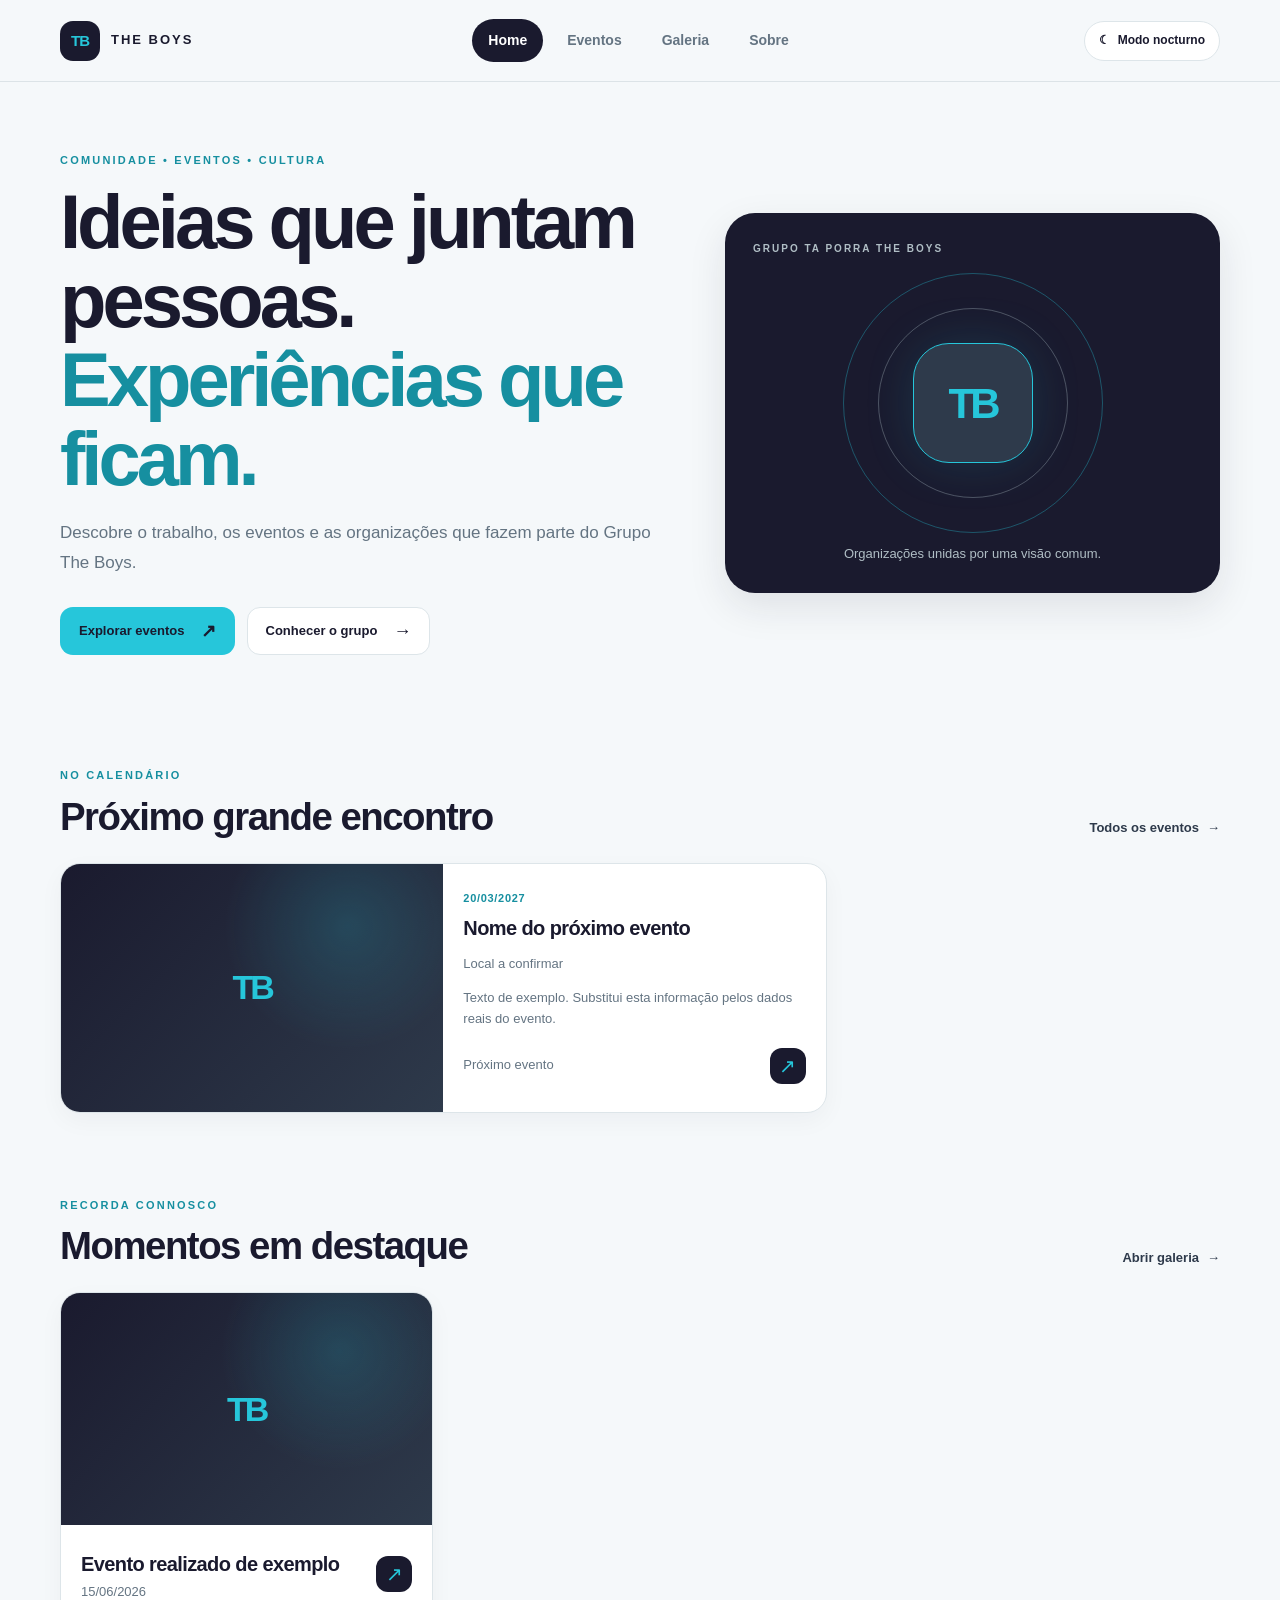
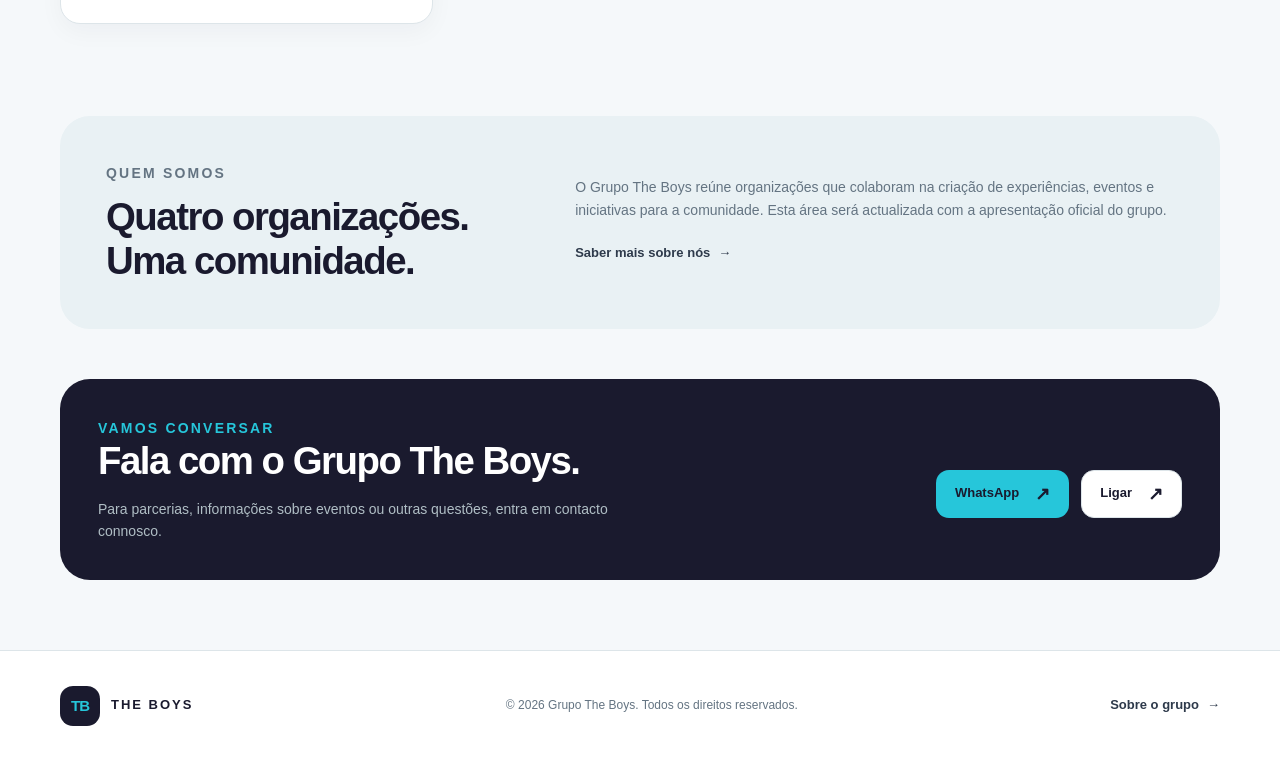
<file: index.html>
<!DOCTYPE html>
<html lang="pt">
<head>
    <meta charset="UTF-8">
    <meta name="viewport" content="width=device-width, initial-scale=1.0">
    <meta name="description" content="Conhece o Grupo The Boys, os seus eventos, organizações e parceiros.">
    <title>Início | The Boys</title>
    <link rel="stylesheet" href="css/style.css">
    <script src="js/site.js" defer></script>
</head>
<body>
    <div class="page-loader" aria-hidden="true"><span class="loader-mark">TB</span><span class="loader-line"></span></div>
    <header class="site-header">
        <a class="brand" href="index.html" aria-label="The Boys — página inicial"><span class="brand-mark">TB</span><span>THE BOYS</span></a>
        <nav class="main-nav" aria-label="Navegação principal">
            <a class="nav-link active" href="index.html">Home</a>
            <a class="nav-link" href="eventos.html">Eventos</a>
            <a class="nav-link" href="galeria.html">Galeria</a>
            <a class="nav-link" href="sobre.html">Sobre</a>
        </nav>
        <button class="theme-toggle" type="button" aria-label="Activar modo nocturno" title="Alternar tema">☾ <span>Modo nocturno</span></button>
    </header>

    <main>
        <section class="hero section-wrap">
            <div class="hero-copy">
                <p class="eyebrow">Comunidade • Eventos • Cultura</p>
                <h1>Ideias que juntam pessoas.<span> Experiências que ficam.</span></h1>
                <p class="lead">Descobre o trabalho, os eventos e as organizações que fazem parte do Grupo The Boys.</p>
                <div class="hero-actions">
                    <a class="button button-primary" href="eventos.html">Explorar eventos <span aria-hidden="true">↗</span></a>
                    <a class="button button-outline" href="sobre.html">Conhecer o grupo <span aria-hidden="true">→</span></a>
                </div>
            </div>
            <div class="hero-panel">
                <span class="panel-label">GRUPO TA PORRA THE BOYS</span>
                <div class="panel-orbit orbit-one"></div>
                <div class="panel-orbit orbit-two"></div>
                <div class="panel-center">TB</div>
                <p>Organizações unidas por uma visão comum.</p>
            </div>
        </section>

        <section class="section-wrap section-block">
            <div class="section-heading">
                <div><p class="eyebrow">No calendário</p><h2>Próximo grande encontro</h2></div>
                <a class="text-link" href="eventos.html">Todos os eventos <span aria-hidden="true">→</span></a>
            </div>
            <div id="featured-events" class="featured-grid">
                <p class="empty-state">A carregar eventos…</p>
            </div>
        </section>

        <section class="section-wrap section-block">
            <div class="section-heading">
                <div><p class="eyebrow">Recorda connosco</p><h2>Momentos em destaque</h2></div>
                <a class="text-link" href="galeria.html">Abrir galeria <span aria-hidden="true">→</span></a>
            </div>
            <div id="home-gallery" class="home-gallery-grid">
                <p class="empty-state">A carregar destaques…</p>
            </div>
        </section>

        <section class="about-strip section-wrap">
            <div><p class="eyebrow">Quem somos</p><h2>Quatro organizações.<br>Uma comunidade.</h2></div>
            <div><p>O Grupo The Boys reúne organizações que colaboram na criação de experiências, eventos e iniciativas para a comunidade. Esta área será actualizada com a apresentação oficial do grupo.</p><a class="text-link" href="sobre.html">Saber mais sobre nós <span aria-hidden="true">→</span></a></div>
        </section>

        <section class="contact-section section-wrap">
            <div><p class="eyebrow">Vamos conversar</p><h2>Fala com o Grupo The Boys.</h2><p>Para parcerias, informações sobre eventos ou outras questões, entra em contacto connosco.</p></div>
            <div class="contact-actions">
                <a class="button button-primary" id="whatsapp-link" href="#" target="_blank" rel="noopener">WhatsApp <span aria-hidden="true">↗</span></a>
                <a class="button button-outline" id="phone-link" href="#">Ligar <span aria-hidden="true">↗</span></a>
            </div>
        </section>
    </main>

    <footer class="site-footer">
        <a class="brand" href="index.html"><span class="brand-mark">TB</span><span>THE BOYS</span></a>
        <p>© <span class="current-year"></span> Grupo The Boys. Todos os direitos reservados.</p>
        <a class="text-link" href="sobre.html">Sobre o grupo <span aria-hidden="true">→</span></a>
    </footer>

    <nav class="mobile-dock" aria-label="Navegação móvel">
        <a class="dock-link active" href="index.html"><span class="dock-icon">⌂</span><span>Home</span></a>
        <a class="dock-link" href="eventos.html"><span class="dock-icon">▦</span><span>Eventos</span></a>
        <a class="dock-link" href="galeria.html"><span class="dock-icon">▧</span><span>Galeria</span></a>
        <a class="dock-link" href="sobre.html"><span class="dock-icon">◎</span><span>Sobre</span></a>
    </nav>
</body>
</html>
</file>
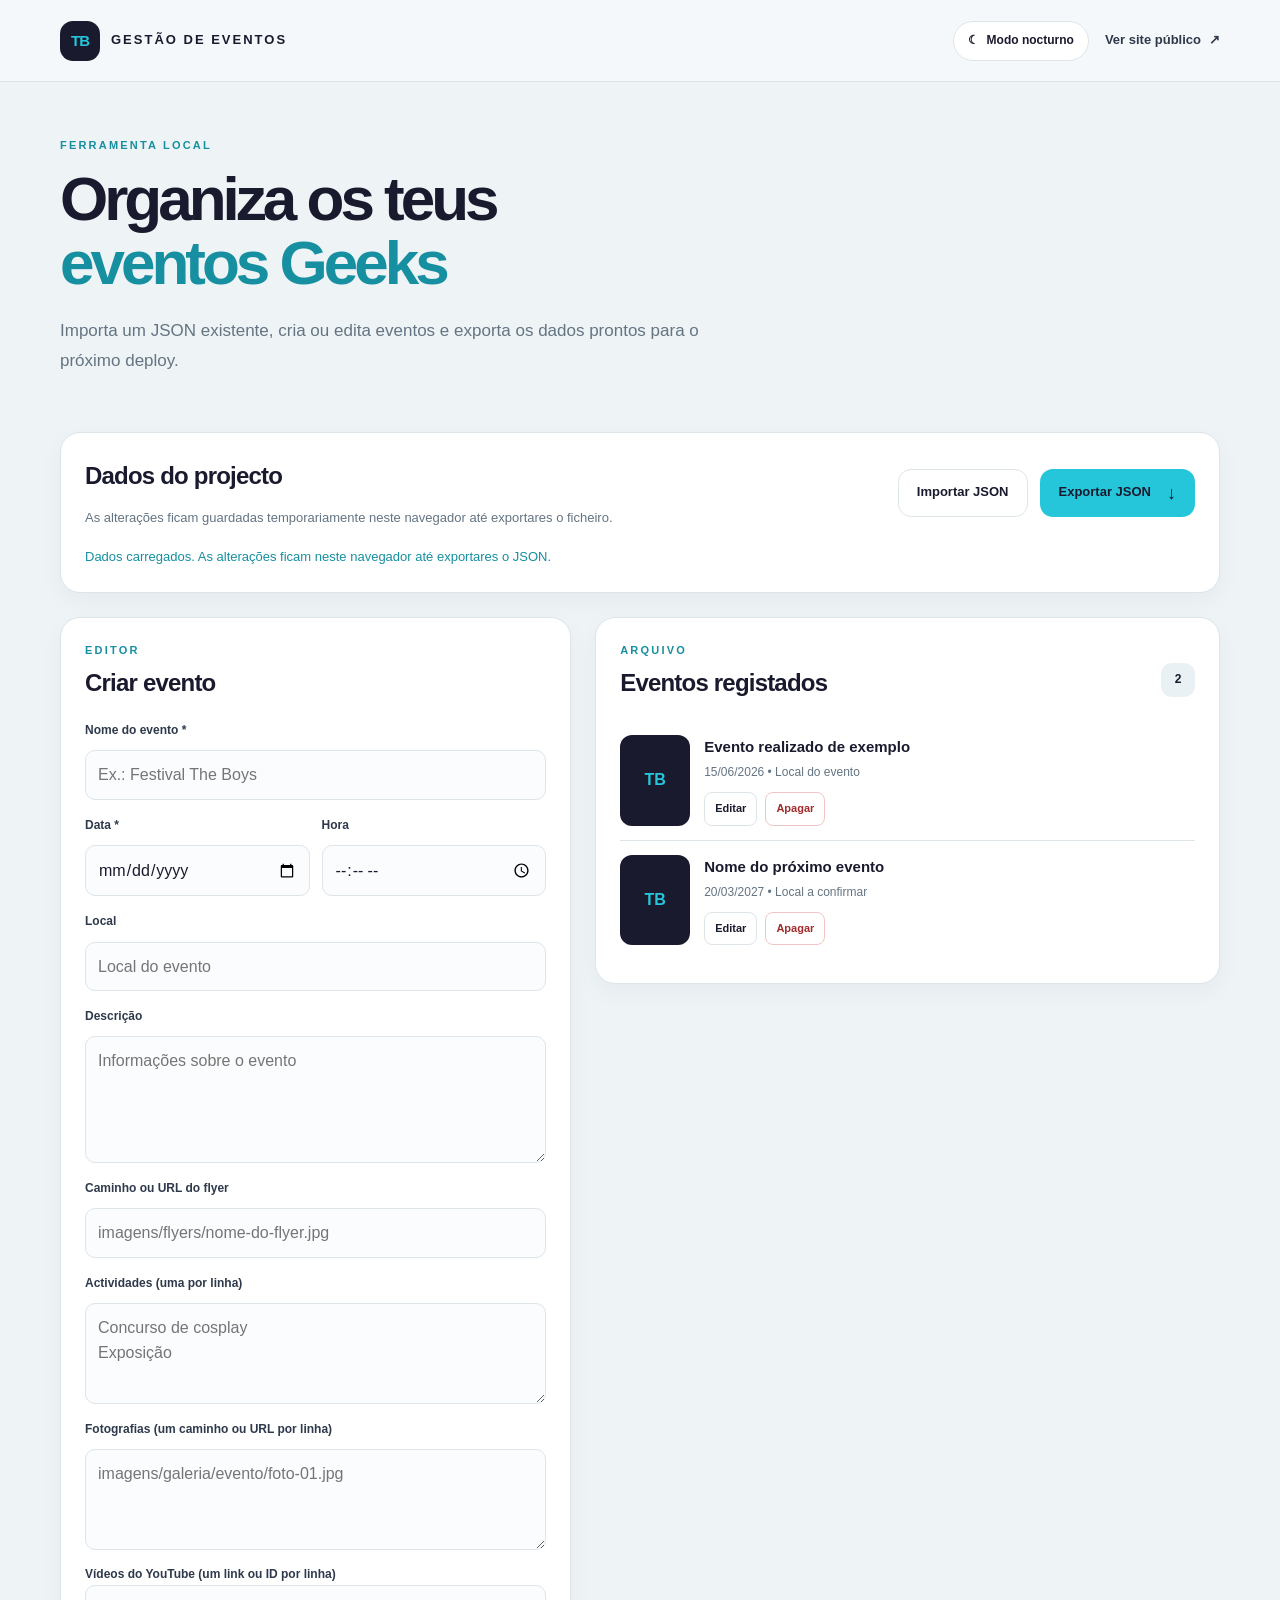
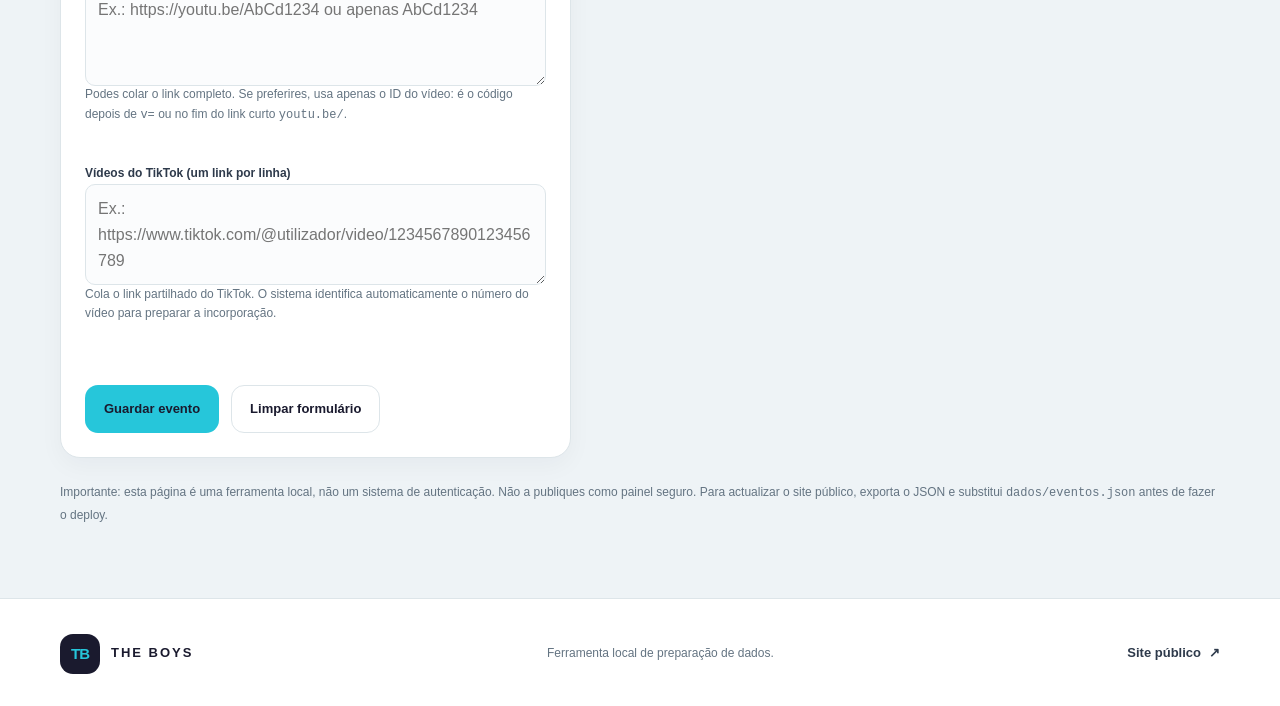
<file: admin.html>
<!DOCTYPE html>
<html lang="pt">
<head>
    <meta charset="UTF-8">
    <meta name="viewport" content="width=device-width, initial-scale=1.0">
    <meta name="description" content="Ferramenta local para preparar e exportar os dados de eventos do Grupo The Boys.">
    <title>Gestão de eventos | The Boys</title>
    <link rel="stylesheet" href="css/style.css">
    <script src="js/admin.js" defer></script>
</head>
<body class="admin-body">
    <div class="page-loader" aria-hidden="true"><span class="loader-mark">TB</span><span class="loader-line"></span></div>
    <header class="site-header admin-header">
        <a class="brand" href="admin.html"><span class="brand-mark">TB</span><span>GESTÃO DE EVENTOS</span></a>
        <div class="admin-header-actions"><button class="theme-toggle" type="button" aria-label="Activar modo nocturno" title="Alternar tema">☾ <span>Modo nocturno</span></button><a class="text-link" href="index.html">Ver site público <span aria-hidden="true">↗</span></a></div>
    </header>

    <main class="admin-main section-wrap">
        <section class="page-hero admin-hero">
            <p class="eyebrow">Ferramenta local</p>
            <h1>Organiza os teus<br><span>eventos Geeks</span></h1>
            <p class="lead">Importa um JSON existente, cria ou edita eventos e exporta os dados prontos para o próximo deploy.</p>
        </section>

        <section class="admin-toolbar panel">
            <div><h2>Dados do projecto</h2><p class="muted">As alterações ficam guardadas temporariamente neste navegador até exportares o ficheiro.</p></div>
            <div class="toolbar-actions">
                <label class="button button-outline file-button">Importar JSON<input id="import-json" type="file" accept=".json,application/json"></label>
                <button id="export-json" class="button button-primary" type="button">Exportar JSON <span aria-hidden="true">↓</span></button>
            </div>
            <p id="admin-status" class="status-message" role="status">A carregar dados iniciais…</p>
        </section>

        <section class="admin-layout">
            <form id="event-form" class="panel admin-form">
                <div class="section-heading"><div><p class="eyebrow">Editor</p><h2 id="form-title">Criar evento</h2></div></div>
                <input id="event-id" type="hidden">
                <label for="event-title">Nome do evento *</label>
                <input id="event-title" name="title" type="text" required maxlength="120" placeholder="Ex.: Festival The Boys">
                <div class="form-row">
                    <div><label for="event-date">Data *</label><input id="event-date" name="date" type="date" required></div>
                    <div><label for="event-time">Hora</label><input id="event-time" name="time" type="time"></div>
                </div>
                <label for="event-location">Local</label>
                <input id="event-location" name="location" type="text" maxlength="180" placeholder="Local do evento">
                <label for="event-description">Descrição</label>
                <textarea id="event-description" name="description" rows="4" maxlength="2000" placeholder="Informações sobre o evento"></textarea>
                <label for="event-flyer">Caminho ou URL do flyer</label>
                <input id="event-flyer" name="flyer" type="text" placeholder="imagens/flyers/nome-do-flyer.jpg">
                <label for="event-activities">Actividades (uma por linha)</label>
                <textarea id="event-activities" name="activities" rows="3" placeholder="Concurso de cosplay&#10;Exposição"></textarea>
                <label for="event-photos">Fotografias (um caminho ou URL por linha)</label>
                <textarea id="event-photos" name="photos" rows="3" placeholder="imagens/galeria/evento/foto-01.jpg"></textarea>
                <div class="video-input-section">
                    <label for="event-youtube">Vídeos do YouTube (um link ou ID por linha)</label>
                    <textarea id="event-youtube" name="youtube" rows="3" placeholder="Ex.: https://youtu.be/AbCd1234 ou apenas AbCd1234"></textarea>
                    <p class="field-help">Podes colar o link completo. Se preferires, usa apenas o ID do vídeo: é o código depois de <code>v=</code> ou no fim do link curto <code>youtu.be/</code>.</p>
                </div>
                <div class="video-input-section">
                    <label for="event-tiktok">Vídeos do TikTok (um link por linha)</label>
                    <textarea id="event-tiktok" name="tiktok" rows="3" placeholder="Ex.: https://www.tiktok.com/@utilizador/video/1234567890123456789"></textarea>
                    <p class="field-help">Cola o link partilhado do TikTok. O sistema identifica automaticamente o número do vídeo para preparar a incorporação.</p>
                </div>
                <div class="form-actions">
                    <button class="button button-primary" type="submit">Guardar evento</button>
                    <button id="reset-form" class="button button-outline" type="button">Limpar formulário</button>
                </div>
            </form>

            <section class="panel admin-event-list">
                <div class="section-heading"><div><p class="eyebrow">Arquivo</p><h2>Eventos registados</h2></div><span id="event-count" class="count-pill">0</span></div>
                <div id="admin-events"><p class="empty-state">A carregar eventos…</p></div>
            </section>
        </section>
        <p class="admin-notice">Importante: esta página é uma ferramenta local, não um sistema de autenticação. Não a publiques como painel seguro. Para actualizar o site público, exporta o JSON e substitui <code>dados/eventos.json</code> antes de fazer o deploy.</p>
    </main>
    <footer class="site-footer">
        <a class="brand" href="index.html"><span class="brand-mark">TB</span><span>THE BOYS</span></a>
        <p>Ferramenta local de preparação de dados.</p>
        <a class="text-link" href="index.html">Site público <span aria-hidden="true">↗</span></a>
    </footer>
</body>
</html>
</file>
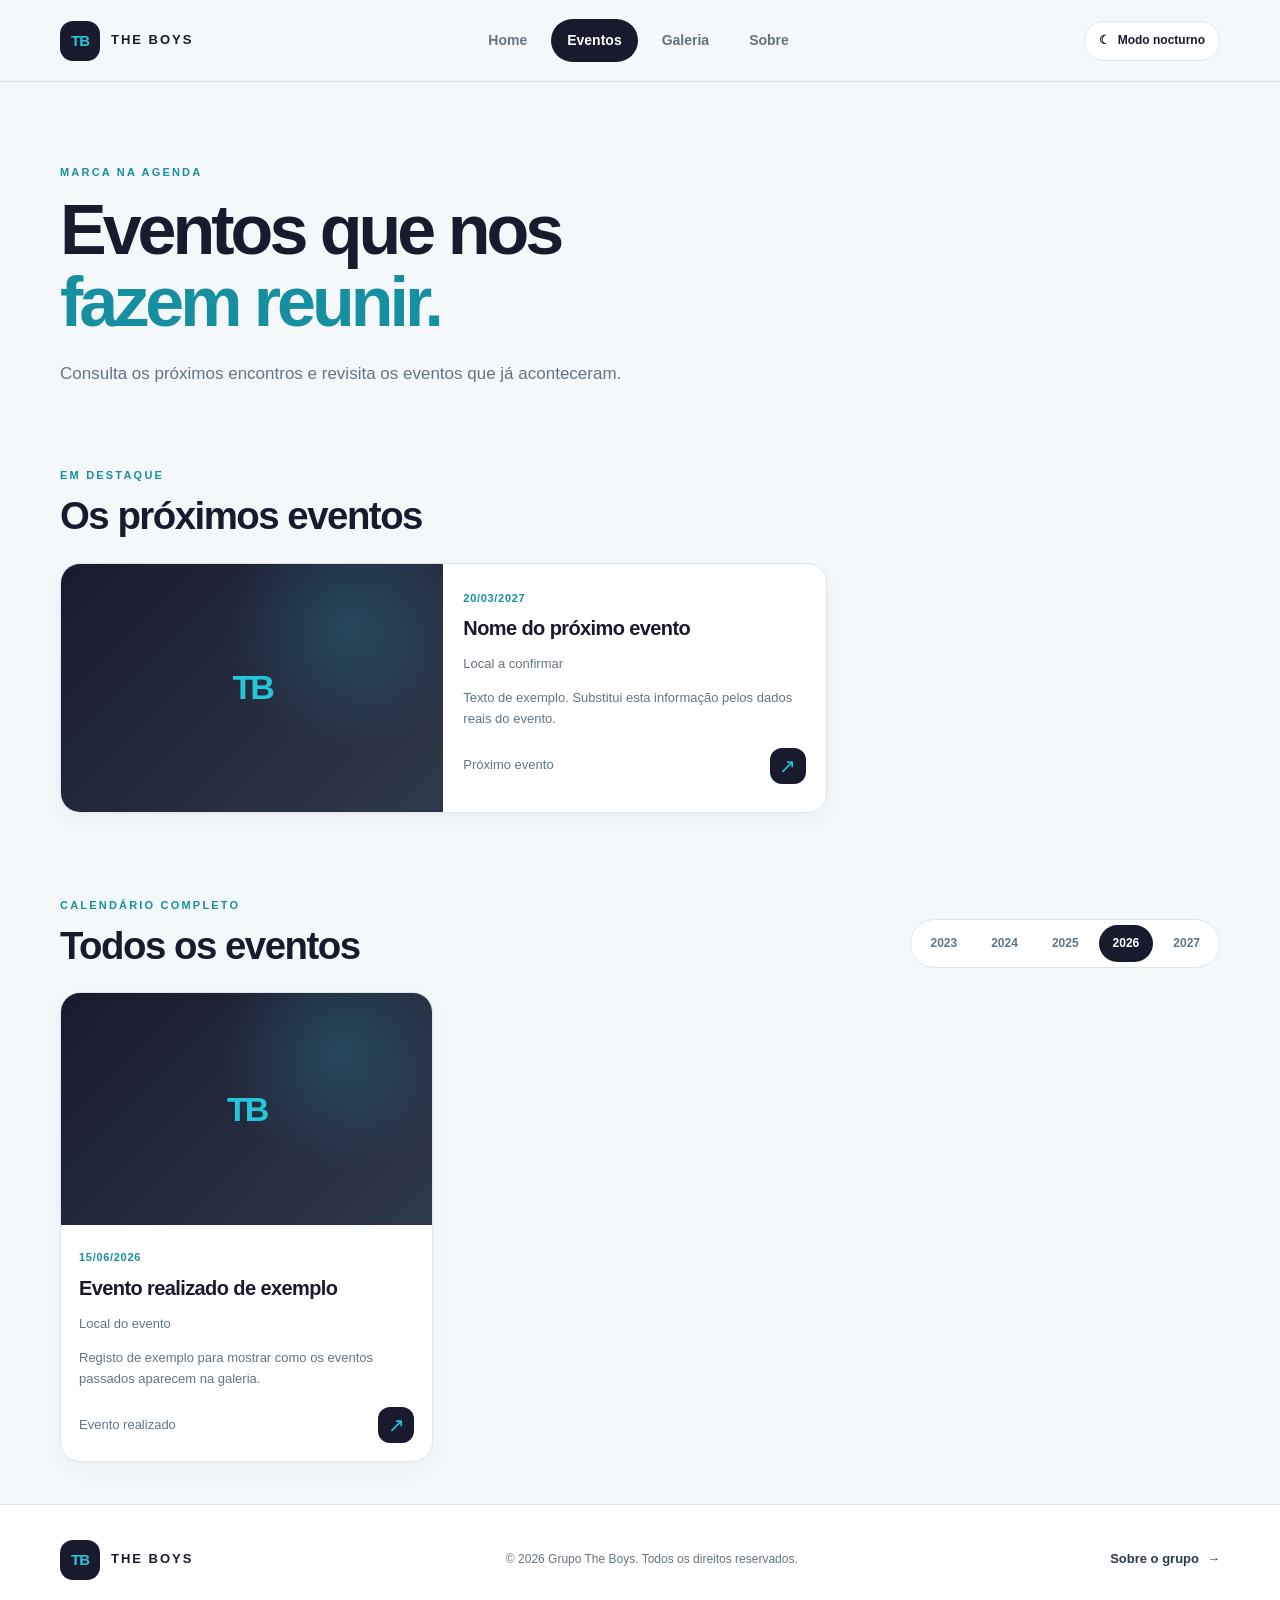
<file: eventos.html>
<!DOCTYPE html>
<html lang="pt">
<head>
    <meta charset="UTF-8">
    <meta name="viewport" content="width=device-width, initial-scale=1.0">
    <meta name="description" content="Calendário de eventos do Grupo The Boys.">
    <title>Eventos | The Boys</title>
    <link rel="stylesheet" href="css/style.css">
    <script src="js/site.js" defer></script>
</head>
<body>
    <div class="page-loader" aria-hidden="true"><span class="loader-mark">TB</span><span class="loader-line"></span></div>
    <header class="site-header">
        <a class="brand" href="index.html" aria-label="The Boys — página inicial"><span class="brand-mark">TB</span><span>THE BOYS</span></a>
        <nav class="main-nav" aria-label="Navegação principal">
            <a class="nav-link" href="index.html">Home</a>
            <a class="nav-link active" href="eventos.html">Eventos</a>
            <a class="nav-link" href="galeria.html">Galeria</a>
            <a class="nav-link" href="sobre.html">Sobre</a>
        </nav>
        <button class="theme-toggle" type="button" aria-label="Activar modo nocturno" title="Alternar tema">☾ <span>Modo nocturno</span></button>
    </header>

    <main>
        <section class="page-hero section-wrap">
            <p class="eyebrow">Marca na agenda</p>
            <h1>Eventos que nos<br><span>fazem reunir.</span></h1>
            <p class="lead">Consulta os próximos encontros e revisita os eventos que já aconteceram.</p>
        </section>
        <section class="section-wrap section-block">
            <div class="section-heading"><div><p class="eyebrow">Em destaque</p><h2>Os próximos eventos</h2></div></div>
            <div id="featured-events" class="featured-grid"><p class="empty-state">A carregar eventos…</p></div>
        </section>
        <section class="section-wrap section-block">
            <div class="section-heading"><div><p class="eyebrow">Calendário completo</p><h2>Todos os eventos</h2></div>
                <div class="filter-buttons year-buttons" role="group" aria-label="Escolher ano">
                    <button class="filter-button active" data-event-year="2023" type="button">2023</button>
                    <button class="filter-button" data-event-year="2024" type="button">2024</button>
                    <button class="filter-button" data-event-year="2025" type="button">2025</button>
                    <button class="filter-button" data-event-year="2026" type="button">2026</button>
                    <button class="filter-button" data-event-year="2027" type="button">2027</button>
                </div>
            </div>
            <div id="all-events" class="events-grid"><p class="empty-state">A carregar calendário…</p></div>
        </section>
    </main>

    <footer class="site-footer">
        <a class="brand" href="index.html"><span class="brand-mark">TB</span><span>THE BOYS</span></a>
        <p>© <span class="current-year"></span> Grupo The Boys. Todos os direitos reservados.</p>
        <a class="text-link" href="sobre.html">Sobre o grupo <span aria-hidden="true">→</span></a>
    </footer>
    <nav class="mobile-dock" aria-label="Navegação móvel">
        <a class="dock-link" href="index.html"><span class="dock-icon">⌂</span><span>Home</span></a>
        <a class="dock-link active" href="eventos.html"><span class="dock-icon">▦</span><span>Eventos</span></a>
        <a class="dock-link" href="galeria.html"><span class="dock-icon">▧</span><span>Galeria</span></a>
        <a class="dock-link" href="sobre.html"><span class="dock-icon">◎</span><span>Sobre</span></a>
    </nav>
</body>
</html>
</file>
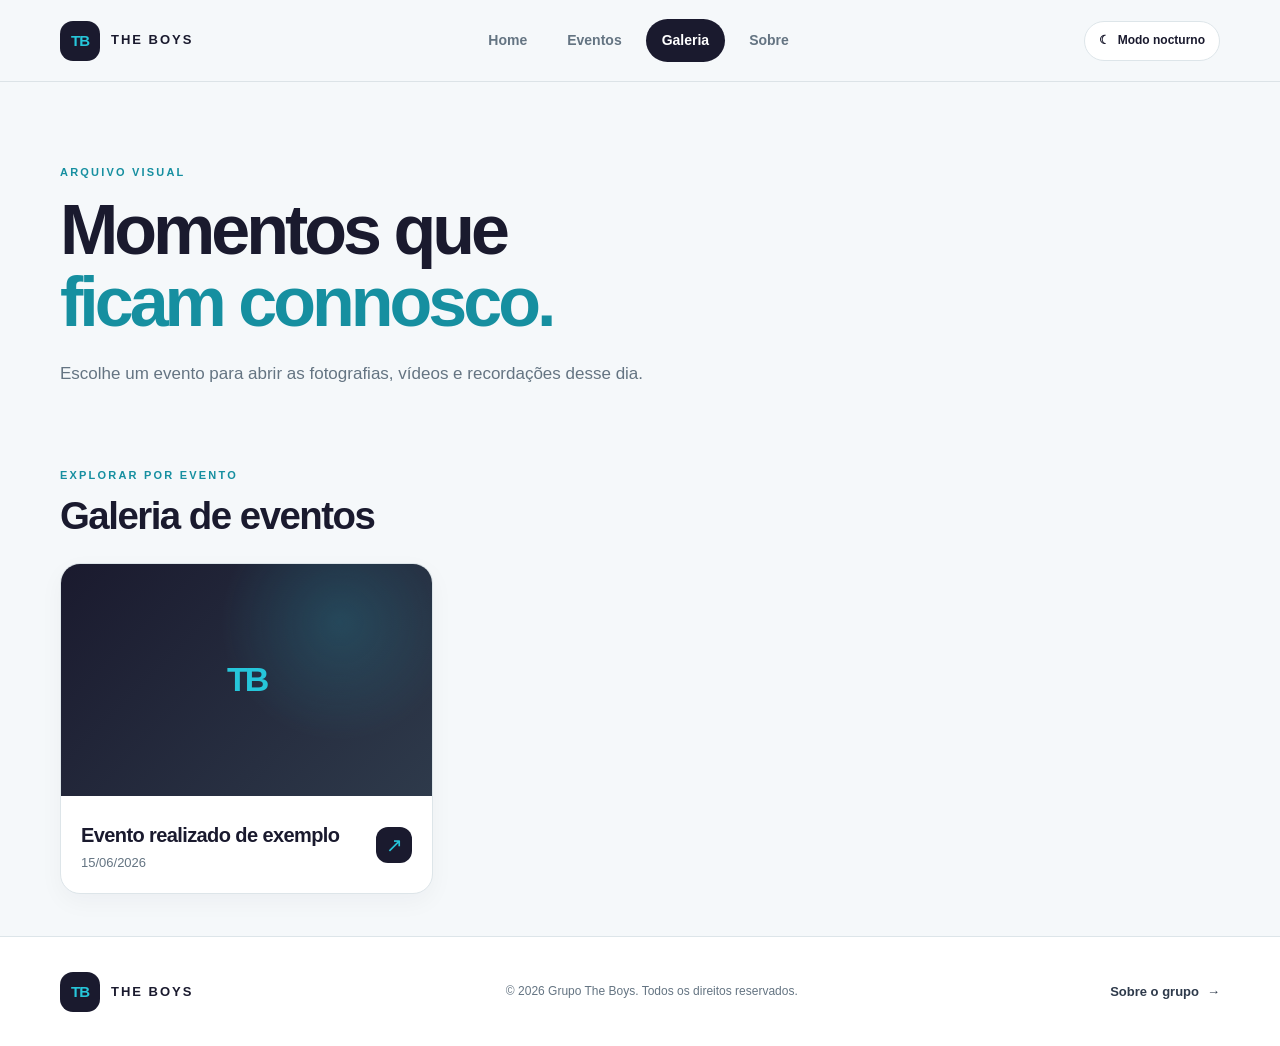
<file: galeria.html>
<!DOCTYPE html>
<html lang="pt">
<head>
    <meta charset="UTF-8">
    <meta name="viewport" content="width=device-width, initial-scale=1.0">
    <meta name="description" content="Galeria de fotografias e vídeos dos eventos do Grupo The Boys.">
    <title>Galeria | The Boys</title>
    <link rel="stylesheet" href="css/style.css">
    <script src="js/site.js" defer></script>
</head>
<body>
    <div class="page-loader" aria-hidden="true"><span class="loader-mark">TB</span><span class="loader-line"></span></div>
    <header class="site-header">
        <a class="brand" href="index.html" aria-label="The Boys — página inicial"><span class="brand-mark">TB</span><span>THE BOYS</span></a>
        <nav class="main-nav" aria-label="Navegação principal">
            <a class="nav-link" href="index.html">Home</a>
            <a class="nav-link" href="eventos.html">Eventos</a>
            <a class="nav-link active" href="galeria.html">Galeria</a>
            <a class="nav-link" href="sobre.html">Sobre</a>
        </nav>
        <button class="theme-toggle" type="button" aria-label="Activar modo nocturno" title="Alternar tema">☾ <span>Modo nocturno</span></button>
    </header>

    <main>
        <section class="page-hero section-wrap">
            <p class="eyebrow">Arquivo visual</p>
            <h1>Momentos que<br><span>ficam connosco.</span></h1>
            <p class="lead">Escolhe um evento para abrir as fotografias, vídeos e recordações desse dia.</p>
        </section>
        <section class="section-wrap section-block">
            <div class="section-heading"><div><p class="eyebrow">Explorar por evento</p><h2>Galeria de eventos</h2></div></div>
            <div id="gallery-events" class="gallery-grid"><p class="empty-state">A carregar galeria…</p></div>
        </section>
        <section id="gallery-detail" class="gallery-detail section-wrap" hidden aria-live="polite">
            <div class="section-heading detail-heading">
                <div><p class="eyebrow">A ver agora</p><h2 id="gallery-detail-title">Evento</h2><p id="gallery-detail-meta" class="muted"></p></div>
                <button id="close-gallery-detail" class="button button-outline" type="button">Fechar <span aria-hidden="true">×</span></button>
            </div>
            <div class="photo-viewer">
                <button id="photo-prev" class="viewer-arrow" type="button" aria-label="Fotografia anterior">‹</button>
                <div class="photo-stage" id="photo-stage"><div class="photo-placeholder">As fotografias deste evento serão adicionadas aqui.</div></div>
                <button id="photo-next" class="viewer-arrow" type="button" aria-label="Fotografia seguinte">›</button>
            </div>
            <p id="photo-counter" class="photo-counter"></p>
            <div id="photo-thumbnails" class="photo-thumbnails"></div>
            <div class="section-heading video-heading"><div><p class="eyebrow">Em vídeo</p><h2>Revive o evento</h2></div></div>
            <div id="event-videos" class="video-grid"><p class="muted">Ainda não foram adicionados vídeos.</p></div>
        </section>
    </main>

    <footer class="site-footer">
        <a class="brand" href="index.html"><span class="brand-mark">TB</span><span>THE BOYS</span></a>
        <p>© <span class="current-year"></span> Grupo The Boys. Todos os direitos reservados.</p>
        <a class="text-link" href="sobre.html">Sobre o grupo <span aria-hidden="true">→</span></a>
    </footer>
    <nav class="mobile-dock" aria-label="Navegação móvel">
        <a class="dock-link" href="index.html"><span class="dock-icon">⌂</span><span>Home</span></a>
        <a class="dock-link" href="eventos.html"><span class="dock-icon">▦</span><span>Eventos</span></a>
        <a class="dock-link active" href="galeria.html"><span class="dock-icon">▧</span><span>Galeria</span></a>
        <a class="dock-link" href="sobre.html"><span class="dock-icon">◎</span><span>Sobre</span></a>
    </nav>
</body>
</html>
</file>
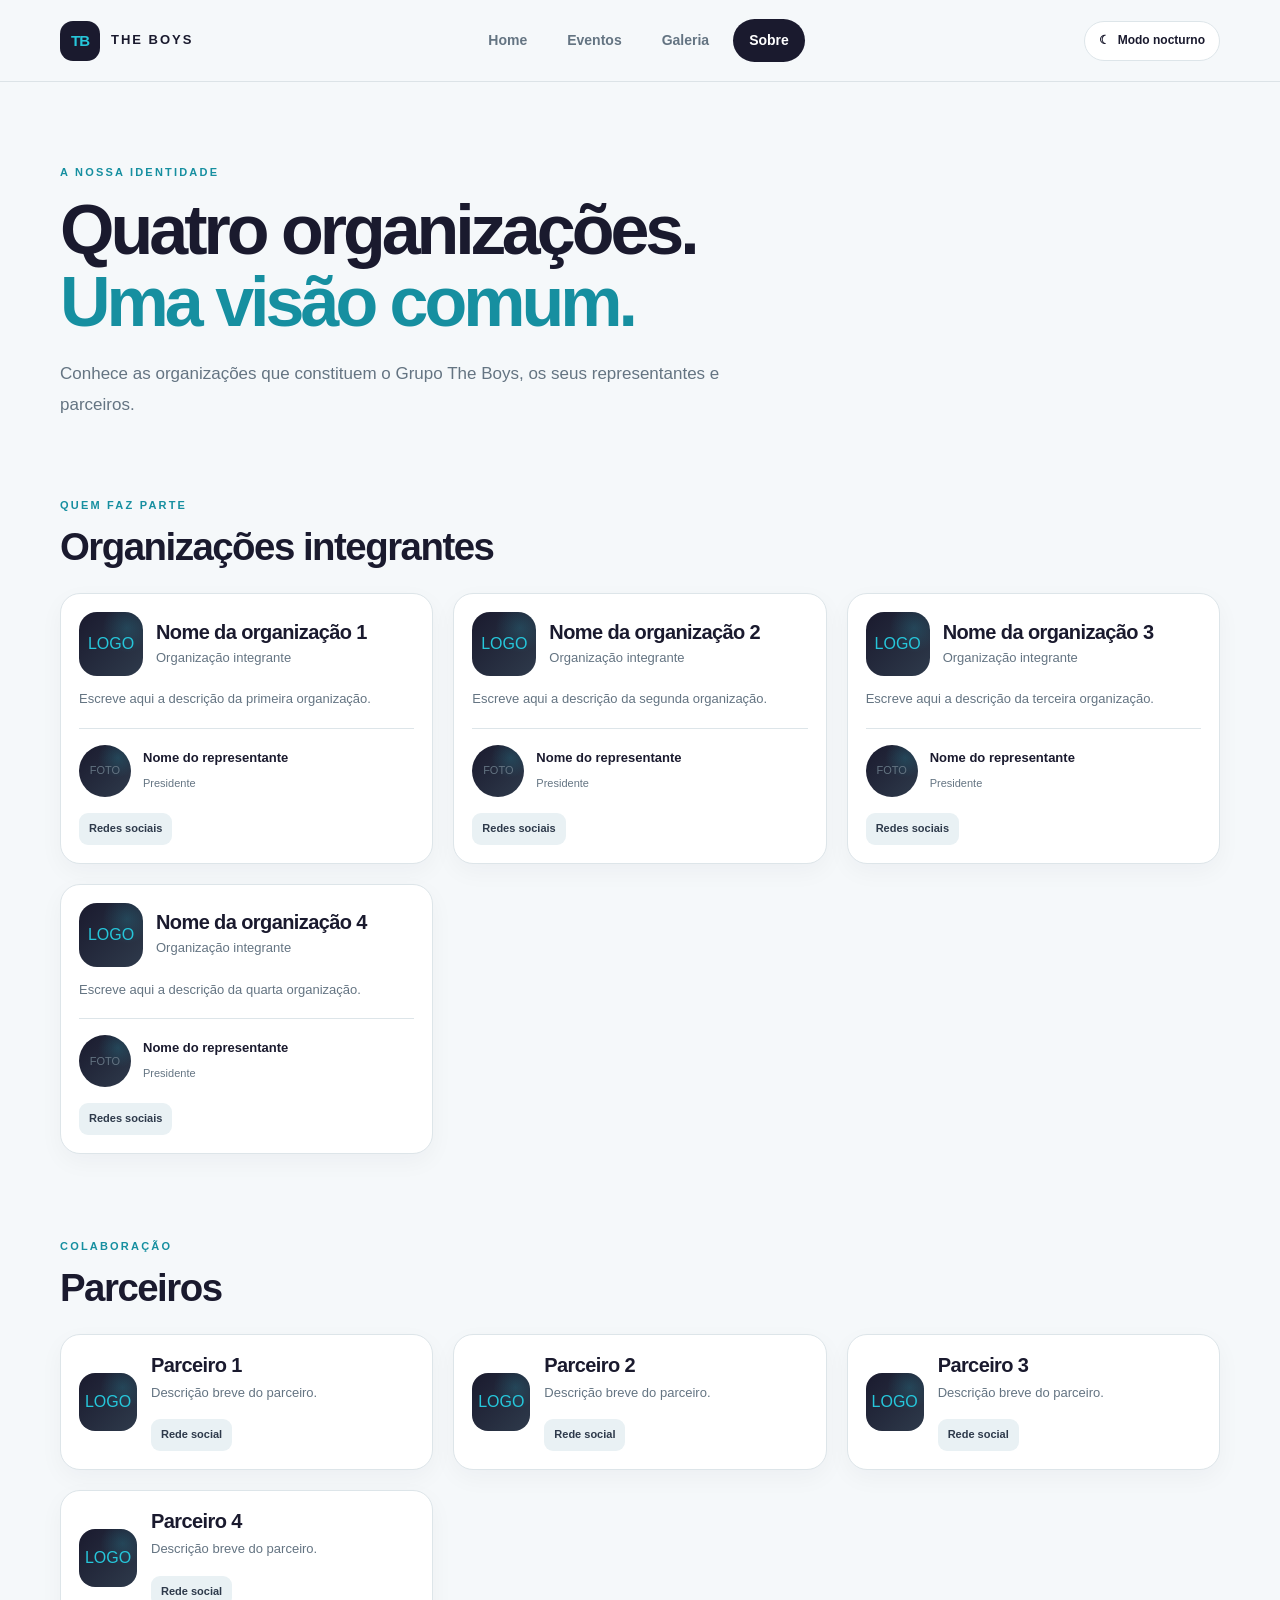
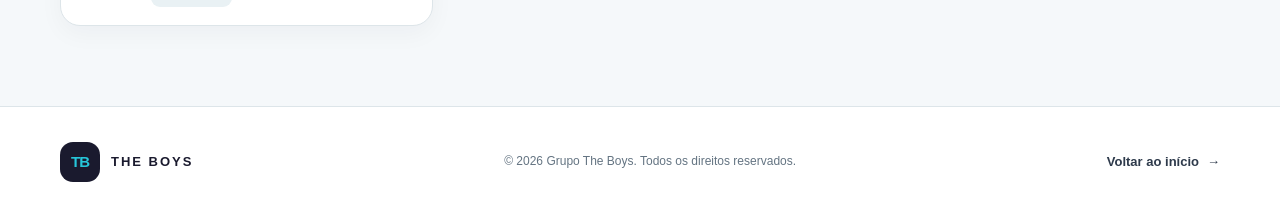
<file: sobre.html>
<!DOCTYPE html>
<html lang="pt">
<head>
    <meta charset="UTF-8">
    <meta name="viewport" content="width=device-width, initial-scale=1.0">
    <meta name="description" content="Conhece as organizações e os parceiros do Grupo The Boys.">
    <title>Sobre | The Boys</title>
    <link rel="stylesheet" href="css/style.css">
    <script src="js/site.js" defer></script>
</head>
<body>
    <div class="page-loader" aria-hidden="true"><span class="loader-mark">TB</span><span class="loader-line"></span></div>
    <header class="site-header">
        <a class="brand" href="index.html" aria-label="The Boys — página inicial"><span class="brand-mark">TB</span><span>THE BOYS</span></a>
        <nav class="main-nav" aria-label="Navegação principal">
            <a class="nav-link" href="index.html">Home</a>
            <a class="nav-link" href="eventos.html">Eventos</a>
            <a class="nav-link" href="galeria.html">Galeria</a>
            <a class="nav-link active" href="sobre.html">Sobre</a>
        </nav>
        <button class="theme-toggle" type="button" aria-label="Activar modo nocturno" title="Alternar tema">☾ <span>Modo nocturno</span></button>
    </header>

    <main>
        <section class="page-hero section-wrap">
            <p class="eyebrow">A nossa identidade</p>
            <h1>Quatro organizações.<br><span>Uma visão comum.</span></h1>
            <p class="lead">Conhece as organizações que constituem o Grupo The Boys, os seus representantes e parceiros.</p>
        </section>
        <section class="section-wrap section-block">
            <div class="section-heading"><div><p class="eyebrow">Quem faz parte</p><h2>Organizações integrantes</h2></div></div>
            <div id="organizations-grid" class="organizations-grid">
                <!-- Edita estes quatro cards directamente neste HTML. -->
                <article class="organization-card"><div class="organization-identity"><div class="organization-logo"><span>LOGO</span></div><div><h3>Nome da organização 1</h3><p>Organização integrante</p></div></div><p>Escreve aqui a descrição da primeira organização.</p><div class="representative"><div class="representative-photo"><span>FOTO</span></div><div><strong>Nome do representante</strong><span>Presidente</span></div></div><div class="social-links"><a href="#" aria-label="Rede social da organização 1">Redes sociais</a></div></article>
                <article class="organization-card"><div class="organization-identity"><div class="organization-logo"><span>LOGO</span></div><div><h3>Nome da organização 2</h3><p>Organização integrante</p></div></div><p>Escreve aqui a descrição da segunda organização.</p><div class="representative"><div class="representative-photo"><span>FOTO</span></div><div><strong>Nome do representante</strong><span>Presidente</span></div></div><div class="social-links"><a href="#" aria-label="Rede social da organização 2">Redes sociais</a></div></article>
                <article class="organization-card"><div class="organization-identity"><div class="organization-logo"><span>LOGO</span></div><div><h3>Nome da organização 3</h3><p>Organização integrante</p></div></div><p>Escreve aqui a descrição da terceira organização.</p><div class="representative"><div class="representative-photo"><span>FOTO</span></div><div><strong>Nome do representante</strong><span>Presidente</span></div></div><div class="social-links"><a href="#" aria-label="Rede social da organização 3">Redes sociais</a></div></article>
                <article class="organization-card"><div class="organization-identity"><div class="organization-logo"><span>LOGO</span></div><div><h3>Nome da organização 4</h3><p>Organização integrante</p></div></div><p>Escreve aqui a descrição da quarta organização.</p><div class="representative"><div class="representative-photo"><span>FOTO</span></div><div><strong>Nome do representante</strong><span>Presidente</span></div></div><div class="social-links"><a href="#" aria-label="Rede social da organização 4">Redes sociais</a></div></article>
            </div>
        </section>
        <section class="section-wrap section-block partners-section">
            <div class="section-heading"><div><p class="eyebrow">Colaboração</p><h2>Parceiros</h2></div></div>
            <div id="partners-grid" class="partners-grid">
                <!-- Edita estes quatro cards directamente neste HTML. -->
                <article class="partner-card"><div class="partner-logo"><span>LOGO</span></div><div><h3>Parceiro 1</h3><p>Descrição breve do parceiro.</p><div class="social-links"><a href="#">Rede social</a></div></div></article>
                <article class="partner-card"><div class="partner-logo"><span>LOGO</span></div><div><h3>Parceiro 2</h3><p>Descrição breve do parceiro.</p><div class="social-links"><a href="#">Rede social</a></div></div></article>
                <article class="partner-card"><div class="partner-logo"><span>LOGO</span></div><div><h3>Parceiro 3</h3><p>Descrição breve do parceiro.</p><div class="social-links"><a href="#">Rede social</a></div></div></article>
                <article class="partner-card"><div class="partner-logo"><span>LOGO</span></div><div><h3>Parceiro 4</h3><p>Descrição breve do parceiro.</p><div class="social-links"><a href="#">Rede social</a></div></div></article>
            </div>
        </section>
    </main>

    <footer class="site-footer">
        <a class="brand" href="index.html"><span class="brand-mark">TB</span><span>THE BOYS</span></a>
        <p>© <span class="current-year"></span> Grupo The Boys. Todos os direitos reservados.</p>
        <a class="text-link" href="index.html">Voltar ao início <span aria-hidden="true">→</span></a>
    </footer>
    <nav class="mobile-dock" aria-label="Navegação móvel">
        <a class="dock-link" href="index.html"><span class="dock-icon">⌂</span><span>Home</span></a>
        <a class="dock-link" href="eventos.html"><span class="dock-icon">▦</span><span>Eventos</span></a>
        <a class="dock-link" href="galeria.html"><span class="dock-icon">▧</span><span>Galeria</span></a>
        <a class="dock-link active" href="sobre.html"><span class="dock-icon">◎</span><span>Sobre</span></a>
    </nav>
</body>
</html>
</file>
<file: css/style.css>
/* =========================================================
   THE BOYS — estilos globais
   Paleta Fintech Midlight
   ========================================================= */

:root {
    --color-ink: #1A1A2E;
    --color-slate: #2E3A4B;
    --color-cyan: #26C6DA;
    --color-mist: #B0BEC5;
    --color-white: #FFFFFF;
    --color-paper: #F5F8FA;
    --color-muted: #647482;
    --color-border: #DDE5E9;
    --shadow-soft: 0 14px 38px rgba(26, 26, 46, 0.10);
    --radius-small: 12px;
    --radius-medium: 20px;
    --radius-large: 30px;
    --content-width: 1160px;
}

* {
    box-sizing: border-box;
}

html {
    scroll-behavior: smooth;
    scroll-padding-top: 100px;
}

body {
    margin: 0;
    background: var(--color-paper);
    color: var(--color-ink);
    font-family: Arial, Helvetica, sans-serif;
    line-height: 1.6;
}

body.menu-open {
    overflow: hidden;
}

a {
    color: inherit;
    text-decoration: none;
}

button,
input,
textarea {
    font: inherit;
}

button,
a,
input,
textarea {
    -webkit-tap-highlight-color: transparent;
}

button:focus-visible,
a:focus-visible,
input:focus-visible,
textarea:focus-visible {
    outline: 3px solid var(--color-cyan);
    outline-offset: 3px;
}

img {
    display: block;
    max-width: 100%;
}

[hidden] {
    display: none !important;
}

/* Carregamento de página */

.page-loader {
    position: fixed;
    z-index: 1000;
    inset: 0;
    display: flex;
    flex-direction: column;
    align-items: center;
    justify-content: center;
    gap: 22px;
    background: var(--color-ink);
    color: var(--color-white);
    transition: opacity 0.45s ease, visibility 0.45s ease;
}

.page-loader.is-hidden {
    opacity: 0;
    visibility: hidden;
    pointer-events: none;
}

.loader-mark {
    display: grid;
    width: 76px;
    height: 76px;
    place-items: center;
    border: 2px solid var(--color-cyan);
    border-radius: 24px;
    color: var(--color-cyan);
    font-size: 25px;
    font-weight: 800;
    letter-spacing: -2px;
    animation: mark-pulse 1s ease-in-out infinite alternate;
}

.loader-line {
    width: 130px;
    height: 3px;
    overflow: hidden;
    border-radius: 5px;
    background: rgba(176, 190, 197, 0.25);
}

.loader-line::after {
    display: block;
    width: 45%;
    height: 100%;
    border-radius: inherit;
    background: var(--color-cyan);
    content: "";
    animation: loader-progress 0.9s ease-in-out infinite;
}

@keyframes loader-progress {
    from { transform: translateX(-110%); }
    to { transform: translateX(330%); }
}

@keyframes mark-pulse {
    from { transform: scale(0.96); }
    to { transform: scale(1.04); }
}

/* Cabeçalho e navegação */

.site-header {
    position: sticky;
    z-index: 100;
    top: 0;
    display: flex;
    width: 100%;
    min-height: 82px;
    align-items: center;
    justify-content: space-between;
    gap: 28px;
    padding: 16px max(24px, calc((100% - var(--content-width)) / 2));
    border-bottom: 1px solid rgba(176, 190, 197, 0.35);
    background: rgba(245, 248, 250, 0.94);
    backdrop-filter: blur(16px);
}

.brand {
    display: inline-flex;
    align-items: center;
    gap: 11px;
    font-size: 13px;
    font-weight: 800;
    letter-spacing: 2px;
    white-space: nowrap;
}

.brand-mark {
    display: grid;
    width: 40px;
    height: 40px;
    place-items: center;
    border-radius: 13px;
    background: var(--color-ink);
    color: var(--color-cyan);
    font-size: 15px;
    letter-spacing: -1px;
}

.main-nav {
    display: flex;
    align-items: center;
    gap: 8px;
}

.nav-link {
    padding: 10px 16px;
    border-radius: 999px;
    color: var(--color-muted);
    font-size: 14px;
    font-weight: 700;
    transition: color 0.2s ease, background 0.2s ease;
}

.nav-link:hover,
.nav-link.active {
    background: var(--color-ink);
    color: var(--color-white);
}

.menu-toggle {
    display: none;
    width: 44px;
    height: 44px;
    flex-direction: column;
    align-items: center;
    justify-content: center;
    gap: 5px;
    border: 0;
    border-radius: 14px;
    background: var(--color-ink);
    cursor: pointer;
}

.menu-toggle span {
    width: 18px;
    height: 2px;
    border-radius: 3px;
    background: var(--color-white);
}

/* Estrutura e tipografia */

.section-wrap {
    width: min(var(--content-width), calc(100% - 48px));
    margin-right: auto;
    margin-left: auto;
}

.hero {
    display: grid;
    min-height: 570px;
    grid-template-columns: 1.1fr 0.9fr;
    align-items: center;
    gap: 60px;
    padding-top: 70px;
    padding-bottom: 70px;
}

.hero-copy h1,
.page-hero h1 {
    max-width: 780px;
    margin: 12px 0 20px;
    font-size: clamp(42px, 6vw, 76px);
    font-weight: 800;
    letter-spacing: -4px;
    line-height: 1.04;
}

h1 span,
h2 span {
    color: var(--color-slate);
}

.hero-copy h1 span,
.page-hero h1 span {
    color: #168FA0;
}

.eyebrow {
    margin: 0 0 10px;
    color: #168FA0;
    font-size: 11px;
    font-weight: 800;
    letter-spacing: 2.2px;
    text-transform: uppercase;
}

.lead {
    max-width: 620px;
    margin: 0;
    color: var(--color-muted);
    font-size: 17px;
    line-height: 1.8;
}

.hero-actions,
.contact-actions,
.form-actions,
.toolbar-actions {
    display: flex;
    flex-wrap: wrap;
    gap: 12px;
    margin-top: 28px;
}

.button {
    position: relative;
    display: inline-flex;
    min-height: 48px;
    align-items: center;
    justify-content: center;
    gap: 16px;
    padding: 11px 18px;
    border: 1px solid transparent;
    border-radius: 13px;
    font-size: 13px;
    font-weight: 800;
    cursor: pointer;
    transition: transform 0.2s ease, box-shadow 0.2s ease, background 0.2s ease;
}

.button span {
    font-size: 18px;
    line-height: 1;
}

.button:hover {
    transform: translateY(-2px);
    box-shadow: 0 8px 18px rgba(26, 26, 46, 0.14);
}

.button-primary {
    background: var(--color-cyan);
    color: var(--color-ink);
}

.button-outline {
    border-color: var(--color-border);
    background: var(--color-white);
    color: var(--color-ink);
}

.hero-panel {
    position: relative;
    display: flex;
    min-height: 380px;
    overflow: hidden;
    flex-direction: column;
    align-items: center;
    justify-content: center;
    border-radius: var(--radius-large);
    background: var(--color-ink);
    color: var(--color-white);
    box-shadow: var(--shadow-soft);
}

.panel-label {
    position: absolute;
    z-index: 2;
    top: 28px;
    left: 28px;
    color: var(--color-mist);
    font-size: 10px;
    font-weight: 800;
    letter-spacing: 2px;
}

.panel-orbit {
    position: absolute;
    width: 260px;
    height: 260px;
    border: 1px solid rgba(38, 198, 218, 0.35);
    border-radius: 50%;
}

.orbit-two {
    width: 190px;
    height: 190px;
    border-color: rgba(176, 190, 197, 0.35);
}

.panel-center {
    z-index: 1;
    display: grid;
    width: 120px;
    height: 120px;
    place-items: center;
    border: 1px solid var(--color-cyan);
    border-radius: 36px;
    background: var(--color-slate);
    color: var(--color-cyan);
    font-size: 42px;
    font-weight: 900;
    letter-spacing: -4px;
    box-shadow: 0 0 50px rgba(38, 198, 218, 0.15);
}

.hero-panel p {
    position: absolute;
    right: 20px;
    bottom: 16px;
    left: 20px;
    color: var(--color-mist);
    font-size: 13px;
    text-align: center;
}

.section-block {
    padding-top: 42px;
    padding-bottom: 42px;
}

.section-heading {
    display: flex;
    align-items: end;
    justify-content: space-between;
    gap: 24px;
    margin-bottom: 24px;
}

.section-heading h2,
.about-strip h2,
.contact-section h2 {
    margin: 0;
    font-size: clamp(27px, 3vw, 40px);
    letter-spacing: -1.5px;
    line-height: 1.15;
}

.text-link {
    display: inline-flex;
    align-items: center;
    gap: 8px;
    color: var(--color-slate);
    font-size: 13px;
    font-weight: 800;
}

.text-link:hover {
    color: #168FA0;
}

.muted {
    color: var(--color-muted);
    font-size: 13px;
}

/* Cartões de eventos e galeria */

.featured-grid,
.events-grid,
.gallery-grid,
.home-gallery-grid,
.organizations-grid,
.partners-grid,
.video-grid {
    display: grid;
    grid-template-columns: repeat(3, minmax(0, 1fr));
    gap: 20px;
}

.featured-card,
.event-card,
.gallery-card,
.organization-card,
.partner-card,
.video-card {
    min-width: 0;
    overflow: hidden;
    border: 1px solid var(--color-border);
    border-radius: var(--radius-medium);
    background: var(--color-white);
    box-shadow: 0 8px 25px rgba(26, 26, 46, 0.04);
}

.featured-card {
    display: grid;
    grid-template-columns: 1fr 1fr;
    min-height: 250px;
}

.featured-card:first-child {
    grid-column: span 2;
}

.media-placeholder,
.event-media,
.gallery-media,
.organization-logo,
.representative-photo,
.partner-logo {
    position: relative;
    display: grid;
    overflow: hidden;
    place-items: center;
    background:
        radial-gradient(circle at 75% 25%, rgba(38, 198, 218, 0.18), transparent 36%),
        linear-gradient(135deg, var(--color-ink), var(--color-slate));
    color: var(--color-cyan);
}

.media-placeholder {
    min-height: 170px;
}

.media-placeholder img,
.event-media img,
.gallery-media img,
.photo-stage img,
.photo-thumbnail img,
.organization-logo img,
.representative-photo img,
.partner-logo img {
    width: 100%;
    height: 100%;
    object-fit: cover;
}

.media-placeholder .media-mark,
.event-media .media-mark,
.gallery-media .media-mark {
    font-size: 34px;
    font-weight: 900;
    letter-spacing: -3px;
}

.featured-copy,
.event-card-copy,
.gallery-card-copy {
    padding: 20px;
}

.featured-copy h3,
.event-card h3,
.gallery-card h3,
.organization-card h3,
.partner-card h3 {
    margin: 7px 0 9px;
    font-size: 20px;
    letter-spacing: -0.6px;
    line-height: 1.25;
}

.featured-copy p,
.event-card p,
.gallery-card p,
.organization-card p,
.partner-card p {
    color: var(--color-muted);
    font-size: 13px;
}

.event-date {
    display: inline-flex;
    align-items: center;
    gap: 7px;
    color: #168FA0;
    font-size: 11px;
    font-weight: 800;
    letter-spacing: 0.7px;
    text-transform: uppercase;
}

.event-media,
.gallery-media {
    aspect-ratio: 16 / 10;
}

.event-card-copy {
    padding: 18px;
}

.event-card-footer {
    display: flex;
    align-items: center;
    justify-content: space-between;
    gap: 10px;
    margin-top: 18px;
}

.card-arrow {
    display: inline-grid;
    width: 36px;
    height: 36px;
    flex: 0 0 auto;
    place-items: center;
    border-radius: 12px;
    background: var(--color-ink);
    color: var(--color-cyan);
    font-size: 20px;
}

.gallery-card {
    display: block;
    width: 100%;
    padding: 0;
    color: inherit;
    text-align: left;
    cursor: pointer;
    transition: transform 0.2s ease, box-shadow 0.2s ease;
}

.gallery-card:hover {
    transform: translateY(-4px);
    box-shadow: var(--shadow-soft);
}

.gallery-card-copy {
    display: flex;
    align-items: center;
    justify-content: space-between;
    gap: 10px;
}

.gallery-card h3 {
    margin-bottom: 0;
}

.gallery-card p {
    margin: 5px 0 0;
}

.empty-state {
    grid-column: 1 / -1;
    padding: 28px;
    border: 1px dashed var(--color-mist);
    border-radius: var(--radius-medium);
    color: var(--color-muted);
    text-align: center;
}

/* Secções de apresentação e contactos */

.about-strip {
    display: grid;
    grid-template-columns: 0.8fr 1.2fr;
    gap: 70px;
    margin-top: 50px;
    margin-bottom: 50px;
    padding: 46px;
    border-radius: var(--radius-large);
    background: #E9F1F4;
}

.about-strip p,
.contact-section p {
    color: var(--color-muted);
    font-size: 14px;
}

.about-strip .text-link {
    margin-top: 8px;
}

.contact-section {
    display: flex;
    align-items: center;
    justify-content: space-between;
    gap: 30px;
    margin-top: 40px;
    margin-bottom: 70px;
    padding: 38px;
    border-radius: var(--radius-large);
    background: var(--color-ink);
    color: var(--color-white);
}

.contact-section .eyebrow {
    color: var(--color-cyan);
}

.contact-section p {
    max-width: 570px;
    margin-bottom: 0;
    color: var(--color-mist);
}

.contact-section h2 {
    max-width: 600px;
}

/* Páginas internas */

.page-hero {
    padding-top: 82px;
    padding-bottom: 35px;
}

.page-hero h1 {
    font-size: clamp(43px, 6vw, 70px);
}

.page-hero .lead {
    max-width: 700px;
}

.filter-buttons {
    display: flex;
    flex-wrap: wrap;
    gap: 6px;
    padding: 5px;
    border: 1px solid var(--color-border);
    border-radius: 999px;
    background: var(--color-white);
}

.filter-button {
    padding: 9px 14px;
    border: 0;
    border-radius: 999px;
    background: transparent;
    color: var(--color-muted);
    font-size: 12px;
    font-weight: 800;
    cursor: pointer;
}

.filter-button.active {
    background: var(--color-ink);
    color: var(--color-white);
}

.gallery-detail {
    padding-top: 42px;
    padding-bottom: 70px;
    animation: detail-enter 0.45s ease both;
}

@keyframes detail-enter {
    from { opacity: 0; transform: translateY(18px) scale(0.99); }
    to { opacity: 1; transform: translateY(0) scale(1); }
}

.detail-heading {
    align-items: center;
}

.photo-viewer {
    display: grid;
    grid-template-columns: 48px minmax(0, 1fr) 48px;
    align-items: center;
    gap: 14px;
}

.photo-stage {
    display: grid;
    min-height: 260px;
    max-height: 660px;
    overflow: hidden;
    place-items: center;
    border-radius: var(--radius-medium);
    background: var(--color-ink);
    color: var(--color-mist);
}

.photo-stage img {
    max-height: 660px;
    object-fit: contain;
}

.photo-placeholder {
    padding: 45px 20px;
    color: var(--color-mist);
    text-align: center;
}

.viewer-arrow {
    display: grid;
    width: 46px;
    height: 46px;
    place-items: center;
    border: 0;
    border-radius: 15px;
    background: var(--color-ink);
    color: var(--color-cyan);
    font-size: 30px;
    cursor: pointer;
}

.photo-counter {
    color: var(--color-muted);
    font-size: 12px;
    text-align: center;
}

.photo-thumbnails {
    display: flex;
    gap: 10px;
    overflow-x: auto;
    padding: 8px 0 24px;
}

.photo-thumbnail {
    width: 90px;
    height: 65px;
    flex: 0 0 auto;
    overflow: hidden;
    padding: 0;
    border: 2px solid transparent;
    border-radius: 10px;
    background: var(--color-slate);
    cursor: pointer;
}

.photo-thumbnail.active {
    border-color: var(--color-cyan);
}

.video-heading {
    margin-top: 32px;
}

.video-card {
    padding: 12px;
}

.video-card iframe {
    width: 100%;
    aspect-ratio: 16 / 9;
    border: 0;
    border-radius: 12px;
    background: var(--color-ink);
}

.video-card a {
    display: inline-block;
    margin-top: 10px;
    color: #168FA0;
    font-size: 13px;
    font-weight: 800;
}

/* Organizações e parceiros */

.organization-card {
    padding: 18px;
}

.organization-identity {
    display: flex;
    align-items: center;
    gap: 13px;
}

.organization-logo {
    width: 64px;
    height: 64px;
    flex: 0 0 auto;
    border-radius: 18px;
}

.organization-logo .media-mark,
.partner-logo .media-mark {
    font-weight: 900;
}

.organization-identity h3 {
    margin: 0;
}

.organization-identity p {
    margin: 3px 0 0;
}

.representative {
    display: flex;
    align-items: center;
    gap: 12px;
    margin-top: 18px;
    padding-top: 16px;
    border-top: 1px solid var(--color-border);
}

.representative-photo {
    width: 52px;
    height: 52px;
    flex: 0 0 auto;
    border-radius: 50%;
}

.representative strong {
    display: block;
    font-size: 13px;
}

.representative span {
    color: var(--color-muted);
    font-size: 11px;
}

.social-links {
    display: flex;
    flex-wrap: wrap;
    gap: 8px;
    margin-top: 16px;
}

.social-links a {
    padding: 7px 10px;
    border-radius: 9px;
    background: #E9F1F4;
    color: var(--color-slate);
    font-size: 11px;
    font-weight: 800;
}

.partners-section {
    padding-bottom: 80px;
}

.partner-card {
    display: flex;
    align-items: center;
    gap: 14px;
    padding: 18px;
}

.partner-logo {
    width: 58px;
    height: 58px;
    flex: 0 0 auto;
    border-radius: 16px;
}

.partner-card h3 {
    margin: 0;
}

.partner-card p {
    margin: 5px 0 0;
}

/* Rodapé e navegação móvel */

.site-footer {
    display: flex;
    min-height: 110px;
    align-items: center;
    justify-content: space-between;
    gap: 24px;
    padding: 26px max(24px, calc((100% - var(--content-width)) / 2));
    border-top: 1px solid var(--color-border);
    background: var(--color-white);
}

.site-footer p {
    margin: 0;
    color: var(--color-muted);
    font-size: 12px;
}

.mobile-dock {
    display: none;
}

/* Administração */

.admin-body {
    background: #EEF3F6;
}

.admin-header {
    position: relative;
}

.admin-main {
    padding-bottom: 60px;
}

.admin-hero {
    padding-top: 55px;
}

.admin-hero h1 {
    font-size: clamp(40px, 5vw, 62px);
}

.panel {
    padding: 24px;
    border: 1px solid var(--color-border);
    border-radius: var(--radius-medium);
    background: var(--color-white);
    box-shadow: 0 8px 25px rgba(26, 26, 46, 0.04);
}

.admin-toolbar {
    display: grid;
    grid-template-columns: 1fr auto;
    align-items: center;
    gap: 10px 24px;
    margin: 20px 0 24px;
}

.admin-toolbar h2,
.admin-form h2,
.admin-event-list h2 {
    margin: 0;
    font-size: 24px;
    letter-spacing: -0.8px;
}

.admin-toolbar p {
    margin-bottom: 0;
}

.admin-toolbar .toolbar-actions {
    margin-top: 0;
}

.status-message {
    grid-column: 1 / -1;
    margin: 8px 0 0;
    color: #168FA0;
    font-size: 13px;
}

.admin-layout {
    display: grid;
    grid-template-columns: minmax(0, 0.9fr) minmax(0, 1.1fr);
    align-items: start;
    gap: 24px;
}

.admin-form {
    display: flex;
    flex-direction: column;
    gap: 10px;
}

.admin-form .section-heading {
    margin-bottom: 8px;
}

.admin-form label {
    margin-top: 6px;
    color: var(--color-slate);
    font-size: 12px;
    font-weight: 800;
}

.admin-form input,
.admin-form textarea {
    width: 100%;
    min-height: 44px;
    padding: 11px 12px;
    border: 1px solid var(--color-border);
    border-radius: 10px;
    background: #FBFCFD;
    color: var(--color-ink);
}

.admin-form textarea {
    resize: vertical;
}

.form-row {
    display: grid;
    grid-template-columns: 1fr 1fr;
    gap: 12px;
}

.form-row > div {
    display: flex;
    flex-direction: column;
    gap: 10px;
}

.file-button {
    position: relative;
    overflow: hidden;
    cursor: pointer;
}

.file-button input {
    position: absolute;
    inset: 0;
    width: 100%;
    height: 100%;
    opacity: 0;
    cursor: pointer;
}

.admin-event-item {
    display: grid;
    grid-template-columns: 70px minmax(0, 1fr);
    gap: 14px;
    padding: 14px 0;
    border-bottom: 1px solid var(--color-border);
}

.admin-event-item:last-child {
    border-bottom: 0;
}

.admin-event-thumb {
    display: grid;
    width: 70px;
    min-height: 80px;
    overflow: hidden;
    place-items: center;
    border-radius: 12px;
    background: var(--color-ink);
    color: var(--color-cyan);
    font-weight: 900;
}

.admin-event-thumb img {
    width: 100%;
    height: 100%;
    object-fit: cover;
}

.admin-event-info h3 {
    margin: 0 0 4px;
    font-size: 15px;
}

.admin-event-info p {
    margin: 0 0 10px;
    color: var(--color-muted);
    font-size: 12px;
}

.admin-item-actions {
    display: flex;
    flex-wrap: wrap;
    gap: 8px;
}

.small-button {
    padding: 7px 10px;
    border: 1px solid var(--color-border);
    border-radius: 8px;
    background: var(--color-white);
    color: var(--color-ink);
    font-size: 11px;
    font-weight: 800;
    cursor: pointer;
}

.small-button.danger {
    border-color: #F1C5C5;
    color: #A22A2A;
}

.count-pill {
    display: inline-grid;
    min-width: 34px;
    height: 34px;
    place-items: center;
    border-radius: 11px;
    background: #E9F1F4;
    font-size: 12px;
    font-weight: 800;
}

.admin-notice {
    margin-top: 24px;
    color: var(--color-muted);
    font-size: 12px;
    line-height: 1.8;
}

/* Responsividade */

@media (max-width: 900px) {
    .hero {
        gap: 30px;
    }

    .hero-panel {
        min-height: 330px;
    }

    .featured-grid,
    .events-grid,
    .gallery-grid,
    .home-gallery-grid,
    .organizations-grid,
    .partners-grid,
    .video-grid {
        grid-template-columns: repeat(2, minmax(0, 1fr));
    }

    .admin-layout {
        grid-template-columns: 1fr;
    }

    .about-strip {
        gap: 30px;
    }

    .contact-section {
        align-items: flex-start;
        flex-direction: column;
    }
}

@media (max-width: 640px) {
    html {
        scroll-padding-top: 20px;
    }

    body {
        padding-bottom: 92px;
    }

    .site-header {
        min-height: 72px;
        padding: 12px 20px;
    }

    .brand {
        font-size: 12px;
    }

    .menu-toggle {
        display: flex;
    }

    .main-nav {
        position: absolute;
        top: calc(100% + 8px);
        right: 16px;
        left: 16px;
        display: none;
        flex-direction: column;
        align-items: stretch;
        gap: 5px;
        padding: 12px;
        border: 1px solid var(--color-border);
        border-radius: 18px;
        background: var(--color-white);
        box-shadow: var(--shadow-soft);
    }

    .main-nav.is-open {
        display: flex;
    }

    .nav-link {
        padding: 13px 15px;
    }

    .section-wrap {
        width: min(100% - 32px, var(--content-width));
    }

    .hero {
        min-height: auto;
        grid-template-columns: 1fr;
        gap: 35px;
        padding-top: 54px;
        padding-bottom: 38px;
    }

    .hero-copy h1,
    .page-hero h1 {
        font-size: clamp(39px, 12vw, 56px);
        letter-spacing: -2.5px;
    }

    .lead {
        font-size: 15px;
    }

    .hero-panel {
        min-height: 280px;
    }

    .section-block {
        padding-top: 30px;
        padding-bottom: 30px;
    }

    .section-heading {
        align-items: flex-start;
        flex-direction: column;
        gap: 14px;
    }

    .featured-grid,
    .events-grid,
    .gallery-grid,
    .home-gallery-grid,
    .organizations-grid,
    .partners-grid,
    .video-grid {
        grid-template-columns: 1fr;
        gap: 16px;
    }

    .featured-card,
    .featured-card:first-child {
        grid-column: auto;
        grid-template-columns: 1fr;
    }

    .featured-card .media-placeholder {
        min-height: 190px;
    }

    .event-media,
    .gallery-media {
        aspect-ratio: 16 / 9;
    }

    .about-strip {
        grid-template-columns: 1fr;
        gap: 14px;
        margin-top: 25px;
        margin-bottom: 25px;
        padding: 26px;
    }

    .contact-section {
        margin-top: 25px;
        margin-bottom: 35px;
        padding: 26px;
    }

    .contact-actions {
        width: 100%;
    }

    .contact-actions .button {
        flex: 1;
    }

    .page-hero {
        padding-top: 52px;
        padding-bottom: 20px;
    }

    .filter-buttons {
        width: 100%;
        justify-content: space-between;
    }

    .filter-button {
        flex: 1;
        padding: 9px 8px;
    }

    .photo-viewer {
        grid-template-columns: 36px minmax(0, 1fr) 36px;
        gap: 7px;
    }

    .viewer-arrow {
        width: 36px;
        height: 42px;
        border-radius: 12px;
    }

    .photo-stage {
        min-height: 230px;
    }

    .detail-heading {
        align-items: flex-start;
    }

    .site-footer {
        align-items: flex-start;
        flex-direction: column;
        gap: 14px;
        padding: 28px 20px 18px;
    }

    .mobile-dock {
        position: fixed;
        z-index: 200;
        right: 12px;
        bottom: max(12px, env(safe-area-inset-bottom));
        left: 12px;
        display: grid;
        grid-template-columns: repeat(4, minmax(0, 1fr));
        gap: 4px;
        padding: 8px;
        border: 1px solid rgba(176, 190, 197, 0.28);
        border-radius: 23px;
        background: rgba(26, 26, 46, 0.97);
        box-shadow: 0 12px 35px rgba(26, 26, 46, 0.24);
        backdrop-filter: blur(18px);
    }

    .dock-link {
        display: flex;
        min-width: 0;
        min-height: 54px;
        flex-direction: column;
        align-items: center;
        justify-content: center;
        gap: 2px;
        border-radius: 16px;
        color: var(--color-mist);
        font-size: 10px;
        font-weight: 700;
        transition: background 0.2s ease, color 0.2s ease;
    }

    .dock-icon {
        font-size: 21px;
        line-height: 1.2;
    }

    .dock-link.active {
        background: var(--color-white);
        color: var(--color-ink);
    }

    .admin-header .text-link {
        font-size: 11px;
    }

    .admin-main {
        padding-bottom: 35px;
    }

    .panel {
        padding: 18px;
    }

    .admin-toolbar {
        grid-template-columns: 1fr;
    }

    .admin-toolbar .toolbar-actions {
        flex-wrap: wrap;
    }

    .admin-toolbar .button {
        flex: 1;
    }

    .form-row {
        grid-template-columns: 1fr;
    }

    .admin-form .form-actions .button {
        width: 100%;
    }
}

@media (prefers-reduced-motion: reduce) {
    *,
    *::before,
    *::after {
        scroll-behavior: auto !important;
        animation-duration: 0.01ms !important;
        animation-iteration-count: 1 !important;
        transition-duration: 0.01ms !important;
    }
}


/* Tema diurno/nocturno e controlos da versão actualizada */
:root[data-theme="dark"] {
    --color-ink: #F4F7FA;
    --color-slate: #B0BEC5;
    --color-paper: #101522;
    --color-muted: #A9B5C0;
    --color-border: #303B4B;
    --color-white: #1A2230;
    --shadow-soft: 0 14px 38px rgba(0, 0, 0, 0.28);
}

:root[data-theme="dark"] body,
:root[data-theme="dark"] .admin-body {
    background: #101522;
    color: #F4F7FA;
}

:root[data-theme="dark"] .site-header {
    background: rgba(16, 21, 34, 0.94);
}

:root[data-theme="dark"] .panel,
:root[data-theme="dark"] .organization-card,
:root[data-theme="dark"] .partner-card,
:root[data-theme="dark"] .event-card,
:root[data-theme="dark"] .gallery-card,
:root[data-theme="dark"] .admin-event-item,
:root[data-theme="dark"] .gallery-detail-panel {
    background: #1A2230;
    color: #F4F7FA;
    border-color: #303B4B;
}

:root[data-theme="dark"] input,
:root[data-theme="dark"] textarea,
:root[data-theme="dark"] select {
    background: #111927;
    color: #F4F7FA;
    border-color: #3B4859;
}

:root[data-theme="dark"] .site-footer {
    background: #0B101B;
}

.theme-toggle {
    display: inline-flex;
    align-items: center;
    justify-content: center;
    gap: 8px;
    min-height: 40px;
    padding: 9px 14px;
    border: 1px solid var(--color-border);
    border-radius: 999px;
    background: var(--color-white);
    color: var(--color-ink);
    font-size: 12px;
    font-weight: 700;
    cursor: pointer;
    white-space: nowrap;
}

.admin-header-actions {
    display: flex;
    align-items: center;
    gap: 16px;
}

.field-help {
    margin: -8px 0 12px;
    color: var(--color-muted);
    font-size: 12px;
}

.video-input-section {
    margin-bottom: 12px;
}

@media (max-width: 640px) {
    .site-header {
        gap: 10px;
    }

    .main-nav {
        display: none;
    }

    .theme-toggle {
        min-height: 38px;
        padding: 8px 10px;
        font-size: 11px;
    }

    .theme-toggle span {
        display: none;
    }

    .admin-header-actions {
        gap: 8px;
    }

    .year-buttons {
        width: 100%;
        flex-wrap: wrap;
    }
}
</file>
